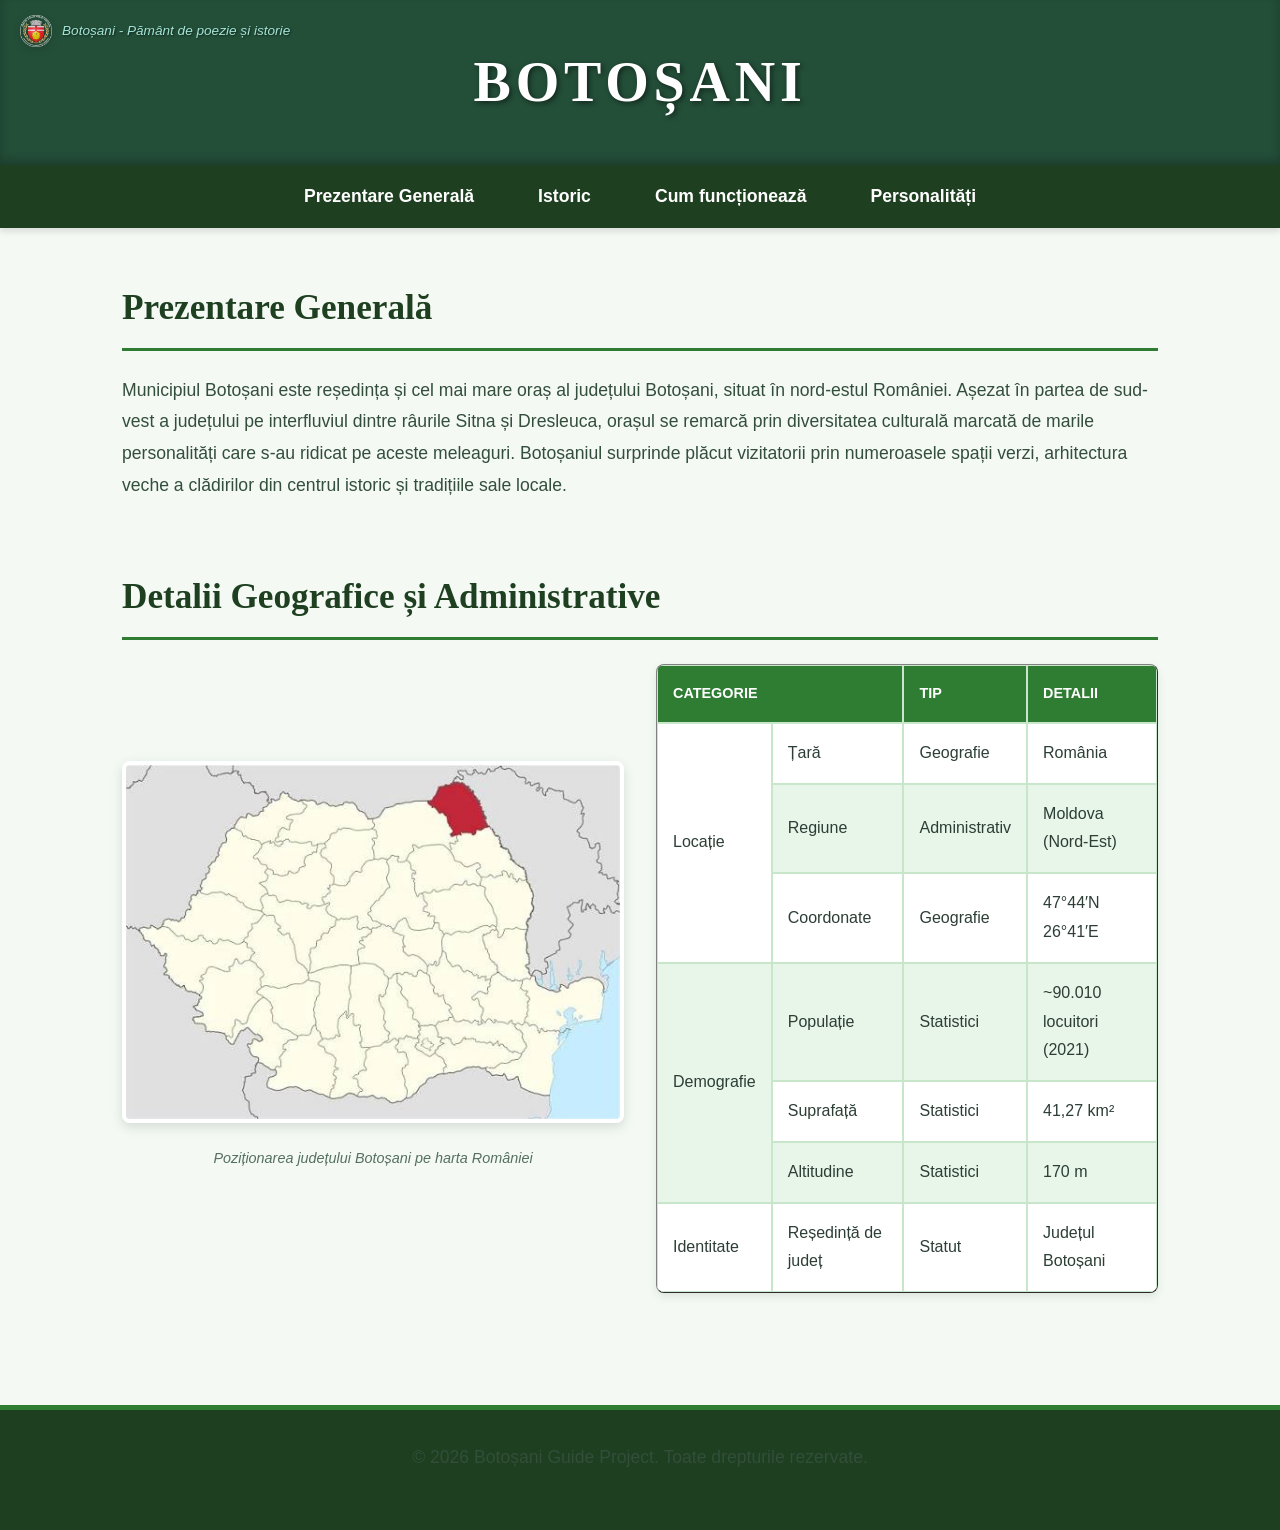
<file: index.html>
<!DOCTYPE html>
<html lang="ro">
<head>
    <meta charset="UTF-8">
    <meta name="viewport" content="width=device-width, initial-scale=1.0">
    <title>Botoșani - Prezentare Generală</title>
    <link rel="stylesheet" href="css/style.css">
</head>
<body>

    <div class="hero-banner" style="position: relative;">
        <div class="hero-top-left" style="position: absolute; top: 15px; left: 20px; display: flex; align-items: center; gap: 10px;">
            <img src="assets/images/logo-judetul-botosani.png" alt="Stema Botoșani" class="hero-logo" style="width: 32px; height: 32px; object-fit: contain;">
            <p class="hero-slogan" style="font-size: 0.85rem; color: #a3e4d7; font-style: italic; margin: 0;">Botoșani - Pământ de poezie și istorie</p>
        </div>
        <h1>Botoșani</h1>
    </div>

    <header>
        <input type="checkbox" id="menu-toggle" class="hamburger-checkbox">
        <label for="menu-toggle" class="hamburger-icon">&#9776;</label>

        <nav>
            <ul>
                <li><a href="index.html" class="active">Prezentare Generală</a></li>
                <li><a href="history.html">Istoric</a></li>
                <li><a href="how-it-works.html">Cum funcționează</a></li>
                <li><a href="notable-people.html">Personalități</a></li>
            </ul>
        </nav>
    </header>

    <main>
        <section id="prezentare">
            <h2>Prezentare Generală</h2>
            <p>Municipiul Botoșani este reședința și cel mai mare oraș al județului Botoșani, situat în nord-estul României. Așezat în partea de sud-vest a județului pe interfluviul dintre râurile Sitna și Dresleuca, orașul se remarcă prin diversitatea culturală marcată de marile personalități care s-au ridicat pe aceste meleaguri. Botoșaniul surprinde plăcut vizitatorii prin numeroasele spații verzi, arhitectura veche a clădirilor din centrul istoric și tradițiile sale locale.</p>
        </section>

        <section id="detalii">
            <h2>Detalii Geografice și Administrative</h2>
            
            <div class="map-and-table-container">
                <div class="map-box">
                    <img src="assets/images/harta-botosani.png" alt="Harta României cu județul Botoșani evidențiat">
                    <p class="caption">Poziționarea județului Botoșani pe harta României</p>
                </div>
                
                <table border="1">
                    <thead>
                        <tr>
                            <th colspan="2">Categorie</th>
                            <th>Tip</th>
                            <th>Detalii</th>
                        </tr>
                    </thead>
                    <tbody>
                        <tr>
                            <td rowspan="3">Locație</td>
                            <td>Țară</td>
                            <td>Geografie</td>
                            <td>România</td>
                        </tr>
                        <tr>
                            <td>Regiune</td>
                            <td>Administrativ</td>
                            <td>Moldova (Nord-Est)</td>
                        </tr>
                         <tr>
                            <td>Coordonate</td>
                            <td>Geografie</td>
                            <td>47°44′N 26°41′E</td>
                        </tr>
                        <tr>
                            <td rowspan="3">Demografie</td>
                            <td>Populație</td>
                            <td>Statistici</td>
                            <td>~90.010 locuitori (2021)</td>
                        </tr>
                        <tr>
                            <td>Suprafață</td>
                            <td>Statistici</td>
                            <td>41,27 km²</td>
                        </tr>
                        <tr>
                            <td>Altitudine</td>
                            <td>Statistici</td>
                            <td>170 m</td>
                        </tr>
                        <tr>
                            <td rowspan="1">Identitate</td>
                            <td>Reședință de județ</td>
                            <td>Statut</td>
                            <td>Județul Botoșani</td>
                        </tr>
                    </tbody>
                </table>
            </div>
        </section>
    </main>

    <footer>
        <p>&copy; 2026 Botoșani Guide Project. Toate drepturile rezervate.</p>
    </footer>

</body>
</html>
</file>
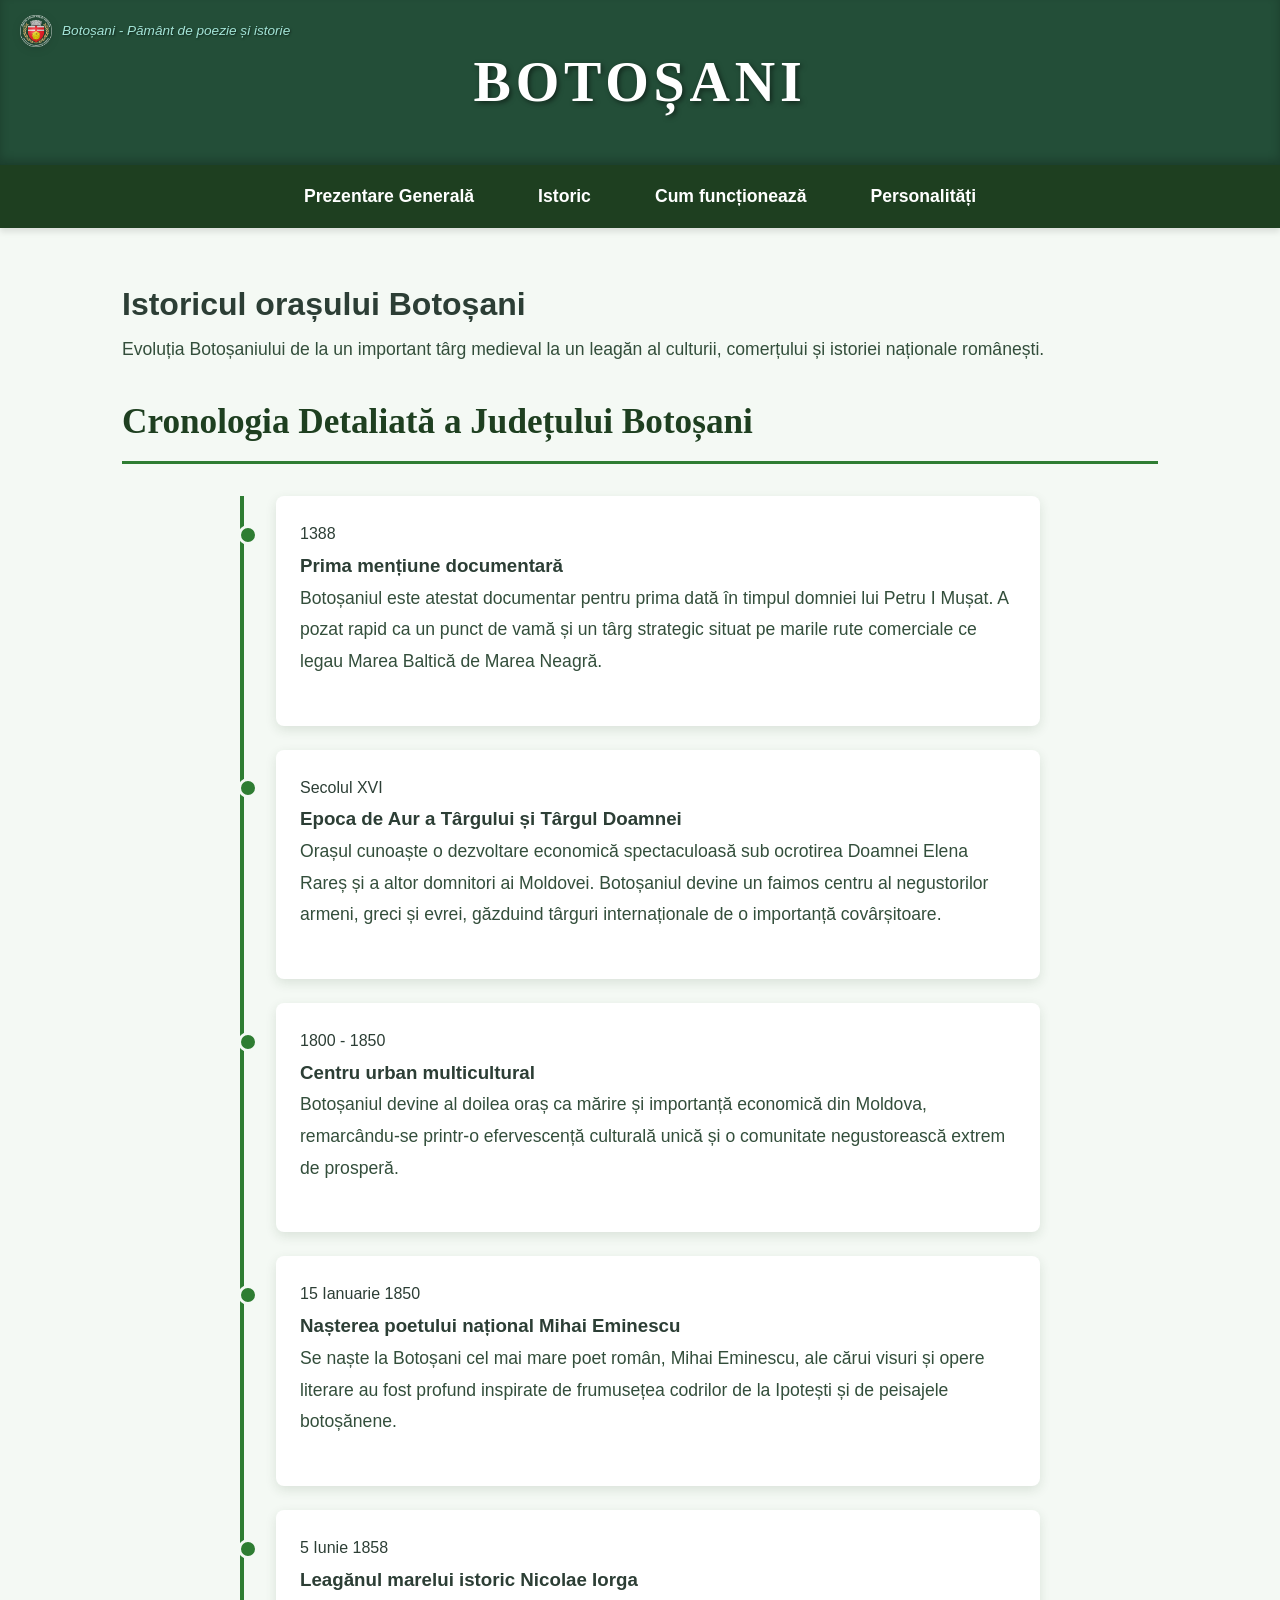
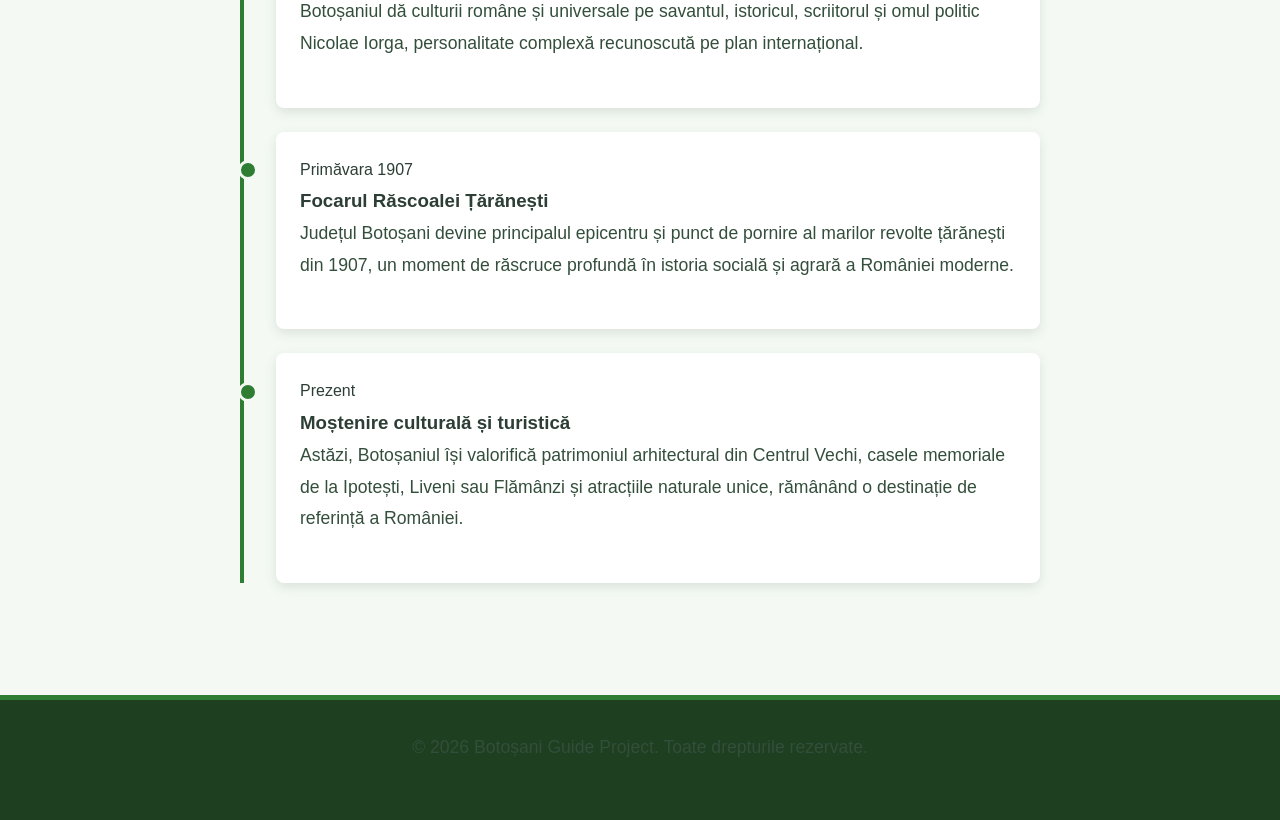
<file: history.html>
<!DOCTYPE html>
<html lang="ro">
<head>
    <meta charset="UTF-8">
    <meta name="viewport" content="width=device-width, initial-scale=1.0">
    <title>Istoric - Botoșani</title>
    <link rel="stylesheet" href="css/style.css">
</head>
<body>

    <div class="hero-banner" style="position: relative;">
        <div class="hero-top-left" style="position: absolute; top: 15px; left: 20px; display: flex; align-items: center; gap: 10px;">
            <img src="assets/images/logo-judetul-botosani.png" alt="Stema Botoșani" class="hero-logo" style="width: 32px; height: 32px; object-fit: contain;">
            <p class="hero-slogan" style="font-size: 0.85rem; color: #a3e4d7; font-style: italic; margin: 0;">Botoșani - Pământ de poezie și istorie</p>
        </div>
        <h1>Botoșani</h1>
    </div>

    <header>
        <input type="checkbox" id="menu-toggle" class="hamburger-checkbox">
        <label for="menu-toggle" class="hamburger-icon">&#9776;</label>

        <nav>
            <ul>
                <li><a href="index.html">Prezentare Generală</a></li>
                <li><a href="history.html" class="active">Istoric</a></li>
                <li><a href="how-it-works.html">Cum funcționează</a></li>
                <li><a href="notable-people.html">Personalități</a></li>
            </ul>
        </nav>
    </header>

    <main>
        <h1>Istoricul orașului Botoșani</h1>
        <p>Evoluția Botoșaniului de la un important târg medieval la un leagăn al culturii, comerțului și istoriei naționale românești.</p>

        <section>
            <h2>Cronologia Detaliată a Județului Botoșani</h2>
            
            <div class="timeline-container">
                <div class="timeline-card">
                    <span class="timeline-year">1388</span>
                    <div class="timeline-body">
                        <h3>Prima mențiune documentară</h3>
                        <p>Botoșaniul este atestat documentar pentru prima dată în timpul domniei lui Petru I Mușat. A pozat rapid ca un punct de vamă și un târg strategic situat pe marile rute comerciale ce legau Marea Baltică de Marea Neagră.</p>
                    </div>
                </div>

                <div class="timeline-card">
                    <span class="timeline-year">Secolul XVI</span>
                    <div class="timeline-body">
                        <h3>Epoca de Aur a Târgului și Târgul Doamnei</h3>
                        <p>Orașul cunoaște o dezvoltare economică spectaculoasă sub ocrotirea Doamnei Elena Rareș și a altor domnitori ai Moldovei. Botoșaniul devine un faimos centru al negustorilor armeni, greci și evrei, găzduind târguri internaționale de o importanță covârșitoare.</p>
                    </div>
                </div>

                <div class="timeline-card">
                    <span class="timeline-year">1800 - 1850</span>
                    <div class="timeline-body">
                        <h3>Centru urban multicultural</h3>
                        <p>Botoșaniul devine al doilea oraș ca mărire și importanță economică din Moldova, remarcându-se printr-o efervescență culturală unică și o comunitate negustorească extrem de prosperă.</p>
                    </div>
                </div>

                <div class="timeline-card">
                    <span class="timeline-year">15 Ianuarie 1850</span>
                    <div class="timeline-body">
                        <h3>Nașterea poetului național Mihai Eminescu</h3>
                        <p>Se naște la Botoșani cel mai mare poet român, Mihai Eminescu, ale cărui visuri și opere literare au fost profund inspirate de frumusețea codrilor de la Ipotești și de peisajele botoșănene.</p>
                    </div>
                </div>

                <div class="timeline-card">
                    <span class="timeline-year">5 Iunie 1858</span>
                    <div class="timeline-body">
                        <h3>Leagănul marelui istoric Nicolae Iorga</h3>
                        <p>Botoșaniul dă culturii române și universale pe savantul, istoricul, scriitorul și omul politic Nicolae Iorga, personalitate complexă recunoscută pe plan internațional.</p>
                    </div>
                </div>

                <div class="timeline-card">
                    <span class="timeline-year">Primăvara 1907</span>
                    <div class="timeline-body">
                        <h3>Focarul Răscoalei Țărănești</h3>
                        <p>Județul Botoșani devine principalul epicentru și punct de pornire al marilor revolte țărănești din 1907, un moment de răscruce profundă în istoria socială și agrară a României moderne.</p>
                    </div>
                </div>

                <div class="timeline-card">
                    <span class="timeline-year">Prezent</span>
                    <div class="timeline-body">
                        <h3>Moștenire culturală și turistică</h3>
                        <p>Astăzi, Botoșaniul își valorifică patrimoniul arhitectural din Centrul Vechi, casele memoriale de la Ipotești, Liveni sau Flămânzi și atracțiile naturale unice, rămânând o destinație de referință a României.</p>
                    </div>
                </div>
            </div>
        </section>
    </main>

    <footer>
        <p>&copy; 2026 Botoșani Guide Project. Toate drepturile rezervate.</p>
    </footer>

</body>
</html>
</file>
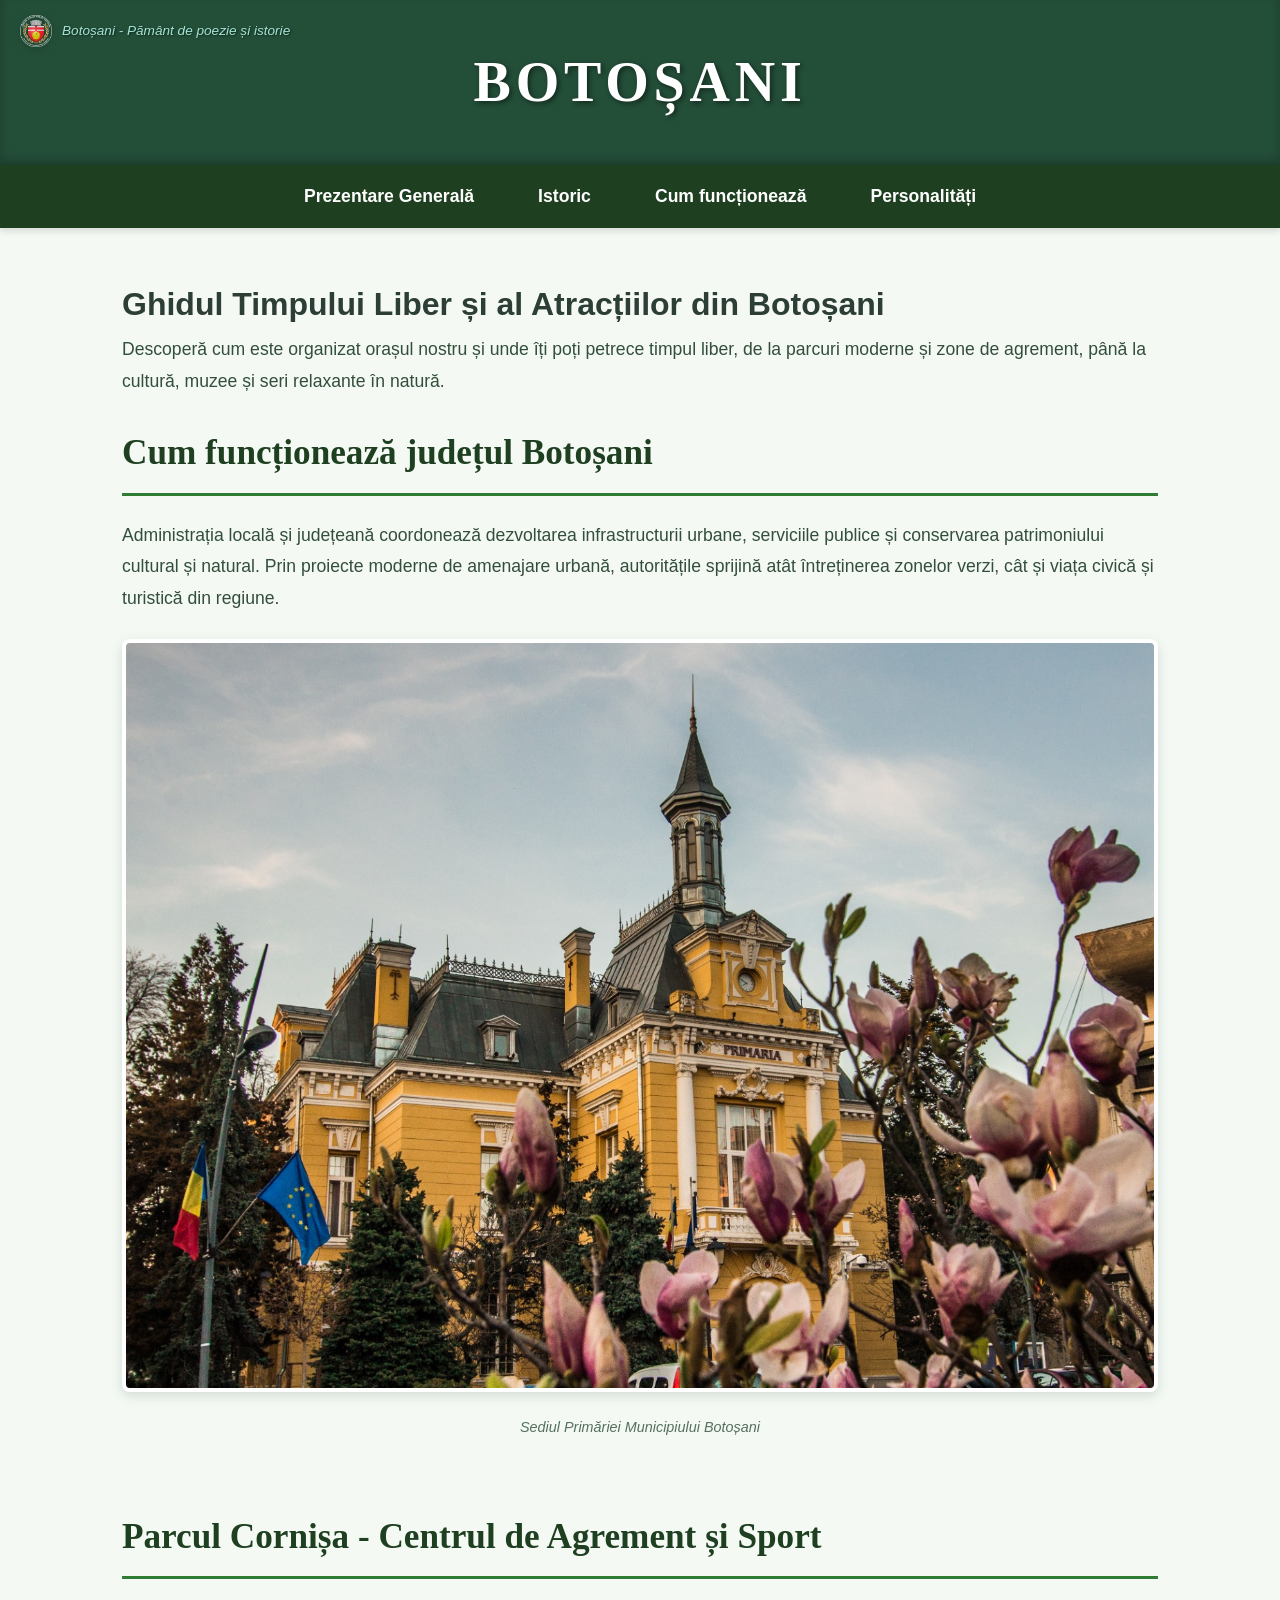
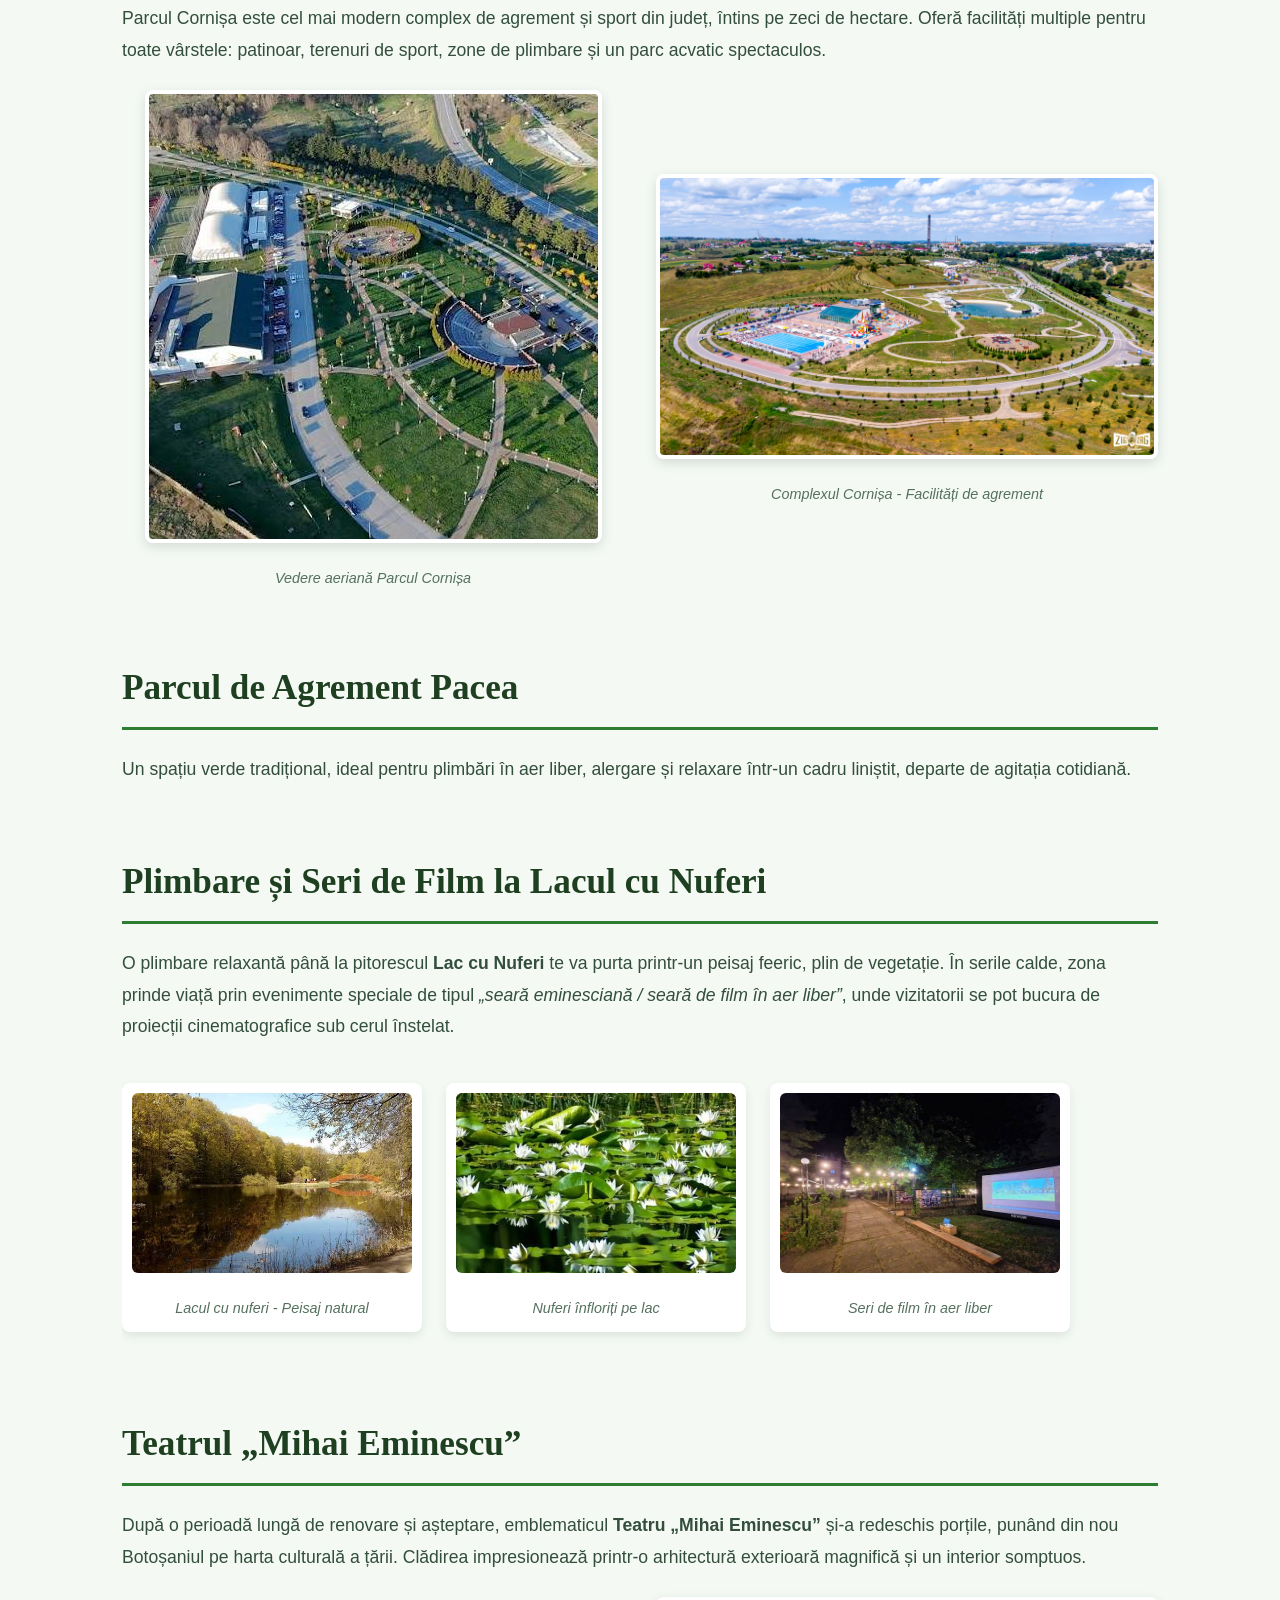
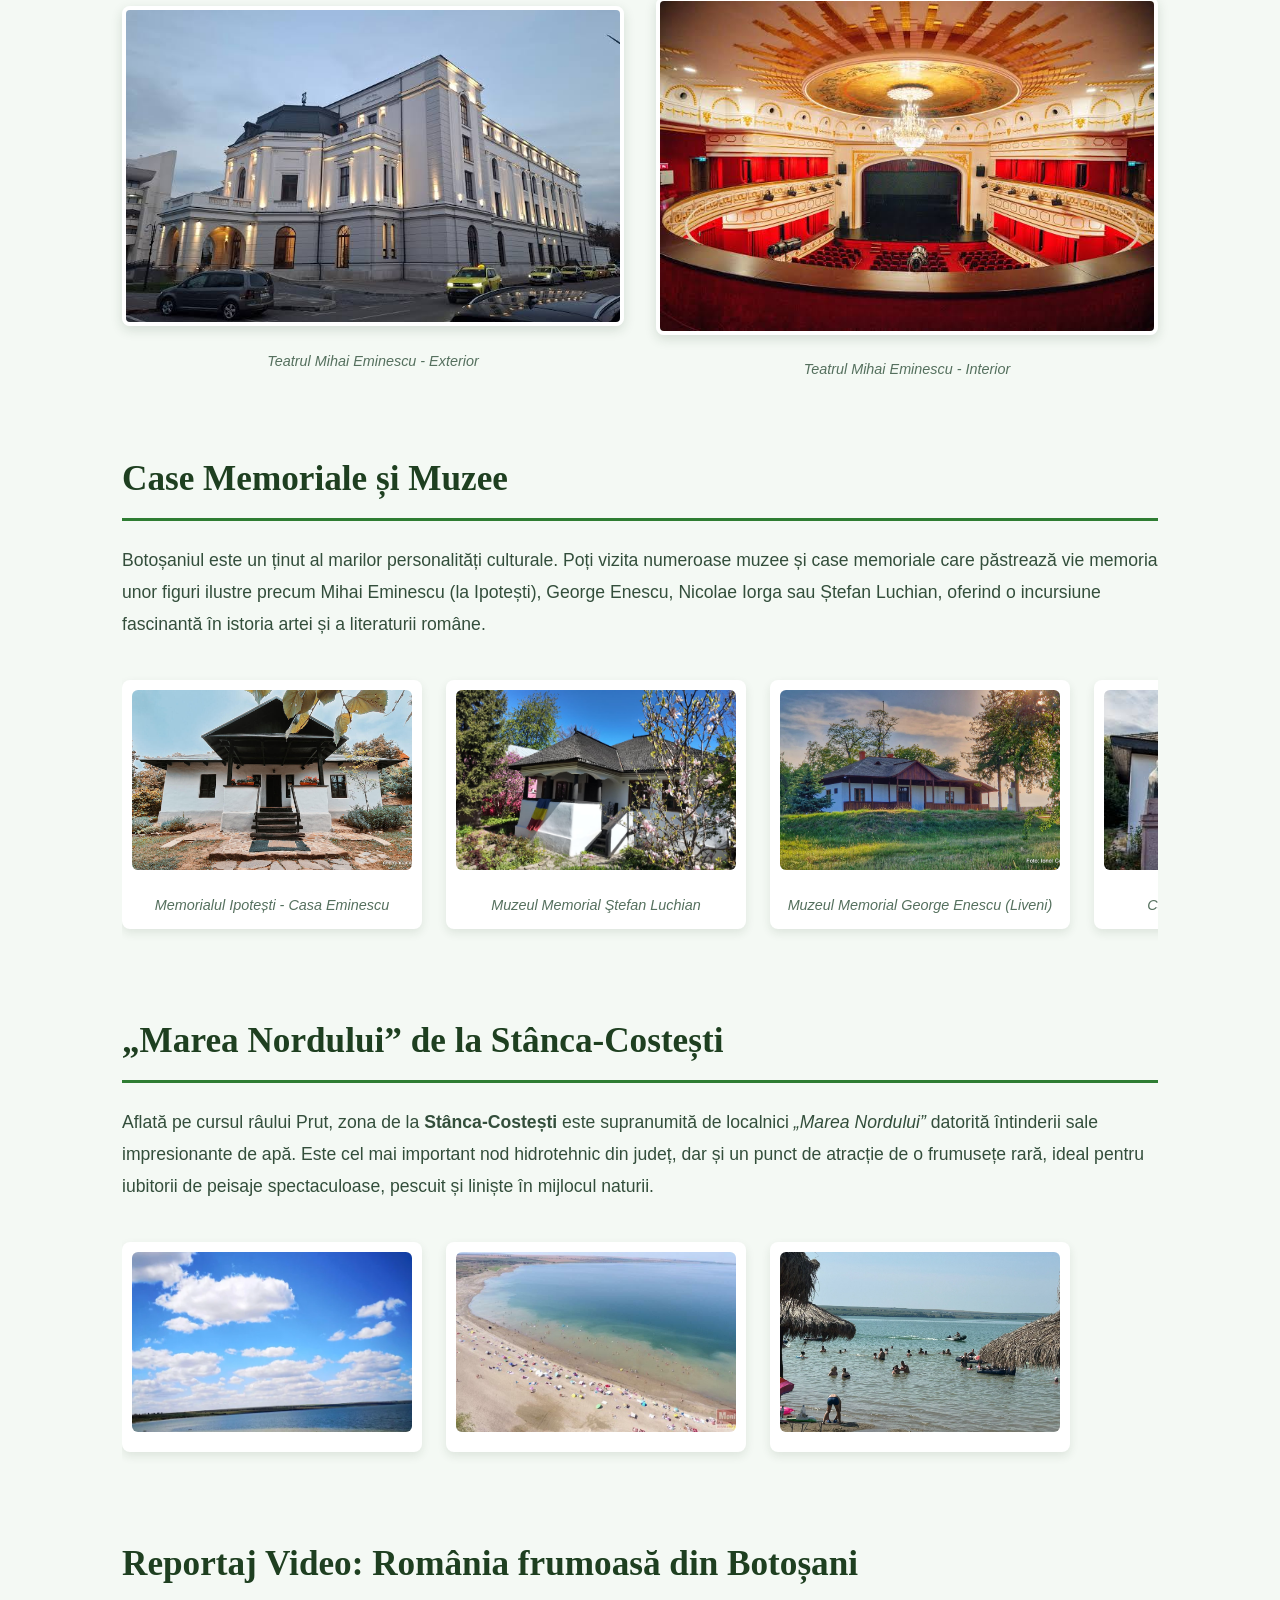
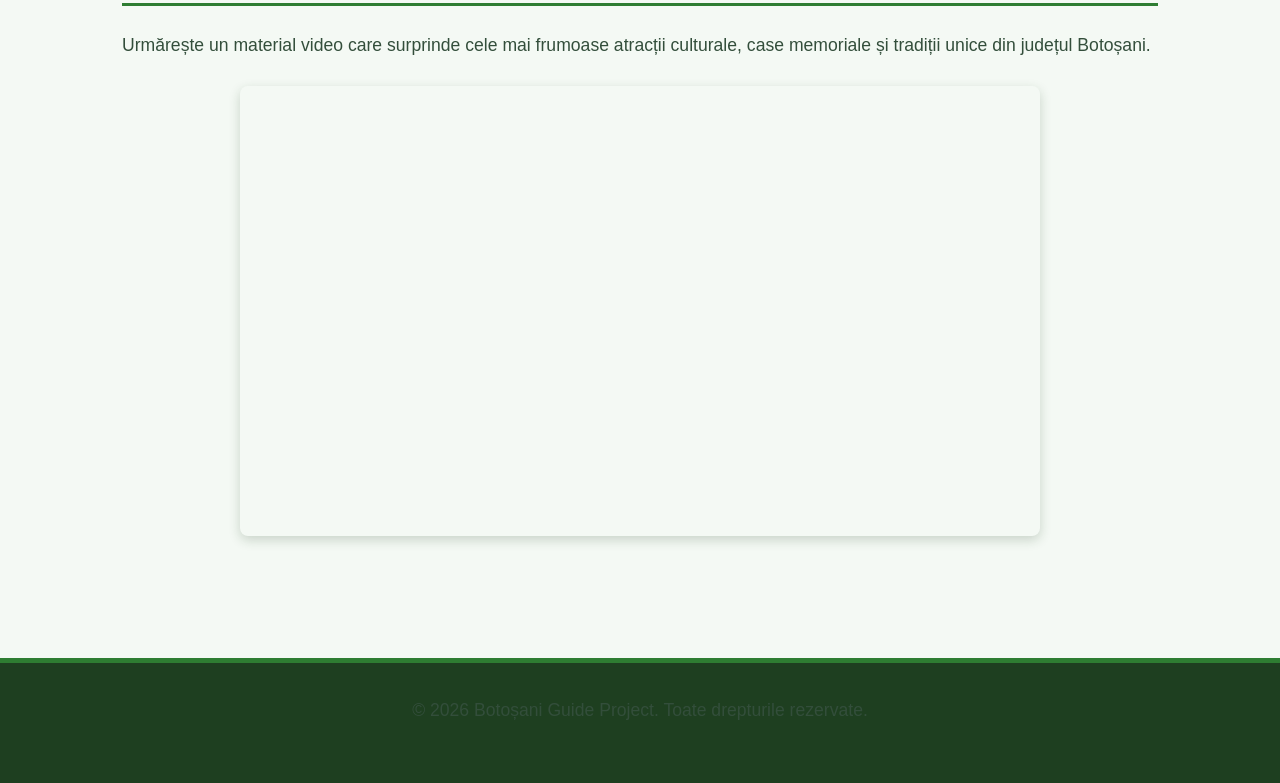
<file: how-it-works.html>
<!DOCTYPE html>
<html lang="ro">
<head>
    <meta charset="UTF-8">
    <meta name="viewport" content="width=device-width, initial-scale=1.0">
    <title>Cum funcționează și Timp Liber - Botoșani</title>
    <link rel="stylesheet" href="css/style.css">
</head>
<body>

    <div class="hero-banner" style="position: relative;">
        <div class="hero-top-left" style="position: absolute; top: 15px; left: 20px; display: flex; align-items: center; gap: 10px;">
            <img src="assets/images/logo-judetul-botosani.png" alt="Stema Botoșani" class="hero-logo" style="width: 32px; height: 32px; object-fit: contain;">
            <p class="hero-slogan" style="font-size: 0.85rem; color: #a3e4d7; font-style: italic; margin: 0;">Botoșani - Pământ de poezie și istorie</p>
        </div>
        <h1>Botoșani</h1>
    </div>

    <header>
        <input type="checkbox" id="menu-toggle" class="hamburger-checkbox">
        <label for="menu-toggle" class="hamburger-icon">&#9776;</label>

        <nav>
            <ul>
                <li><a href="index.html">Prezentare Generală</a></li>
                <li><a href="history.html">Istoric</a></li>
                <li><a href="how-it-works.html" class="active">Cum funcționează</a></li>
                <li><a href="notable-people.html">Personalități</a></li>
            </ul>
        </nav>
    </header>

    <main>
        <h1>Ghidul Timpului Liber și al Atracțiilor din Botoșani</h1>
        <p>Descoperă cum este organizat orașul nostru și unde îți poți petrece timpul liber, de la parcuri moderne și zone de agrement, până la cultură, muzee și seri relaxante în natură.</p>

        <section>
            <h2>Cum funcționează județul Botoșani</h2>
            <p>Administrația locală și județeană coordonează dezvoltarea infrastructurii urbane, serviciile publice și conservarea patrimoniului cultural și natural. Prin proiecte moderne de amenajare urbană, autoritățile sprijină atât întreținerea zonelor verzi, cât și viața civică și turistică din regiune.</p>
            <div class="map-box" style="margin-top: 1.5rem;">
                <img src="assets/images/primaria-botosani.jpg" alt="Sediul Primăriei Municipiului Botoșani">
                <div class="caption">Sediul Primăriei Municipiului Botoșani</div>
            </div>
        </section>

        <section>
            <h2>Parcul Cornișa - Centrul de Agrement și Sport</h2>
            <p>Parcul Cornișa este cel mai modern complex de agrement și sport din județ, întins pe zeci de hectare. Oferă facilități multiple pentru toate vârstele: patinoar, terenuri de sport, zone de plimbare și un parc acvatic spectaculos.</p>
            <div class="map-and-table-container">
                <div class="map-box">
                    <img src="assets/images/cornisa-satelit.jpeg" alt="Parcul Cornișa satelit">
                    <div class="caption">Vedere aeriană Parcul Cornișa</div>
                </div>
                <div class="map-box">
                    <img src="assets/images/Cornisa.Foto_.Logo_.ZZR-12-of-22.jpg" alt="Parcul Cornișa peisaj">
                    <div class="caption">Complexul Cornișa - Facilități de agrement</div>
                </div>
            </div>
        </section>

        <section>
            <h2>Parcul de Agrement Pacea</h2>
            <p>Un spațiu verde tradițional, ideal pentru plimbări în aer liber, alergare și relaxare într-un cadru liniștit, departe de agitația cotidiană.</p>
        </section>

        <section>
            <h2>Plimbare și Seri de Film la Lacul cu Nuferi</h2>
            <p>O plimbare relaxantă până la pitorescul <strong>Lac cu Nuferi</strong> te va purta printr-un peisaj feeric, plin de vegetație. În serile calde, zona prinde viață prin evenimente speciale de tipul <em>„seară eminesciană / seară de film în aer liber”</em>, unde vizitatorii se pot bucura de proiecții cinematografice sub cerul înstelat.</p>
            <div class="image-slider-container">
                <div class="slider-track">
                    <div class="slide-item">
                        <img src="assets/images/lac%20cu%20nuferi.jpeg" alt="Lacul cu nuferi">
                        <div class="caption">Lacul cu nuferi - Peisaj natural</div>
                    </div>
                    <div class="slide-item">
                        <img src="assets/images/lac%20cu%20nuferi%20inflorti.jpeg" alt="Lacul cu nuferi înfloriți">
                        <div class="caption">Nuferi înfloriți pe lac</div>
                    </div>
                    <div class="slide-item">
                        <img src="assets/images/seara%20eminesciana.jpeg" alt="Seara eminesciană">
                        <div class="caption">Seri de film în aer liber</div>
                    </div>
                </div>
            </div>
        </section>

        <section>
            <h2>Teatrul „Mihai Eminescu”</h2>
            <p>După o perioadă lungă de renovare și așteptare, emblematicul <strong>Teatru „Mihai Eminescu”</strong> și-a redeschis porțile, punând din nou Botoșaniul pe harta culturală a țării. Clădirea impresionează printr-o arhitectură exterioară magnifică și un interior somptuos.</p>
            <div class="map-and-table-container">
                <div class="map-box">
                    <img src="assets/images/teatru-exterior.jpeg" alt="Teatrul Mihai Eminescu exterior">
                    <div class="caption">Teatrul Mihai Eminescu - Exterior</div>
                </div>
                <div class="map-box">
                    <img src="assets/images/interior-teatru.jpeg" alt="Interior Teatrul Mihai Eminescu">
                    <div class="caption">Teatrul Mihai Eminescu - Interior</div>
                </div>
            </div>
        </section>

        <section>
            <h2>Case Memoriale și Muzee</h2>
            <p>Botoșaniul este un ținut al marilor personalități culturale. Poți vizita numeroase muzee și case memoriale care păstrează vie memoria unor figuri ilustre precum Mihai Eminescu (la Ipotești), George Enescu, Nicolae Iorga sau Ștefan Luchian, oferind o incursiune fascinantă în istoria artei și a literaturii române.</p>
            <div class="image-slider-container">
                <div class="slider-track">
                    <div class="slide-item">
                        <img src="assets/images/casa-mihai-e.jpg" alt="Memorialul Ipotești">
                        <div class="caption">Memorialul Ipotești - Casa Eminescu</div>
                    </div>
                    <div class="slide-item">
                        <img src="assets/images/casa-stefan-l.jpeg" alt="Memorialul Ştefan Luchian">
                        <div class="caption">Muzeul Memorial Ştefan Luchian</div>
                    </div>
                    <div class="slide-item">
                        <img src="assets/images/casa-george-e.jpg" alt="Muzeul George Enescu">
                        <div class="caption">Muzeul Memorial George Enescu (Liveni)</div>
                    </div>
                    <div class="slide-item">
                        <img src="assets/images/casa-n-iorga.jpeg" alt="Casa Nicolae Iorga">
                        <div class="caption">Casa Memorială Nicolae Iorga</div>
                    </div>
                </div>
            </div>
        </section>

        <section>
            <h2>„Marea Nordului” de la Stânca-Costești</h2>
            <p>Aflată pe cursul râului Prut, zona de la <strong>Stânca-Costești</strong> este supranumită de localnici <em>„Marea Nordului”</em> datorită întinderii sale impresionante de apă. Este cel mai important nod hidrotehnic din județ, dar și un punct de atracție de o frumusețe rară, ideal pentru iubitorii de peisaje spectaculoase, pescuit și liniște în mijlocul naturii.</p>
            <div class="image-slider-container">
                <div class="slider-track">
                    <div class="slide-item">
                        <img src="assets/images/marea-nordului.webp" alt="Stânca Costești 1">
                    </div>
                    <div class="slide-item">
                        <img src="assets/images/marea-nord.jpeg" alt="Stânca Costești 2">
                    </div>
                    <div class="slide-item">
                        <img src="assets/images/marea-nordului-stancesti-mare-moldovei-3.jpeg" alt="Stânca Costești 3">
                    </div>
                </div>
            </div>
        </section>

       <section>
            <h2>Reportaj Video: România frumoasă din Botoșani</h2>
            <p>Urmărește un material video care surprinde cele mai frumoase atracții culturale, case memoriale și tradiții unice din județul Botoșani.</p>
            <div class="video-container" style="text-align: center; margin-top: 1.5rem;">
                <iframe width="100%" height="450" src="https://www.youtube.com/embed/CpUnufcLHiI" 
                    title="România frumoasă din Botoșani" 
                    frameborder="0" 
                    allow="accelerometer; autoplay; clipboard-write; encrypted-media; gyroscope; picture-in-picture" 
                    allowfullscreen 
                    style="max-width: 800px; border-radius: 8px; box-shadow: 0 4px 12px rgba(30, 63, 32, 0.2);">
                </iframe>
            </div>
        </section>
    </main>

    <footer>
        <p>&copy; 2026 Botoșani Guide Project. Toate drepturile rezervate.</p>
    </footer>

</body>
</html>
</file>
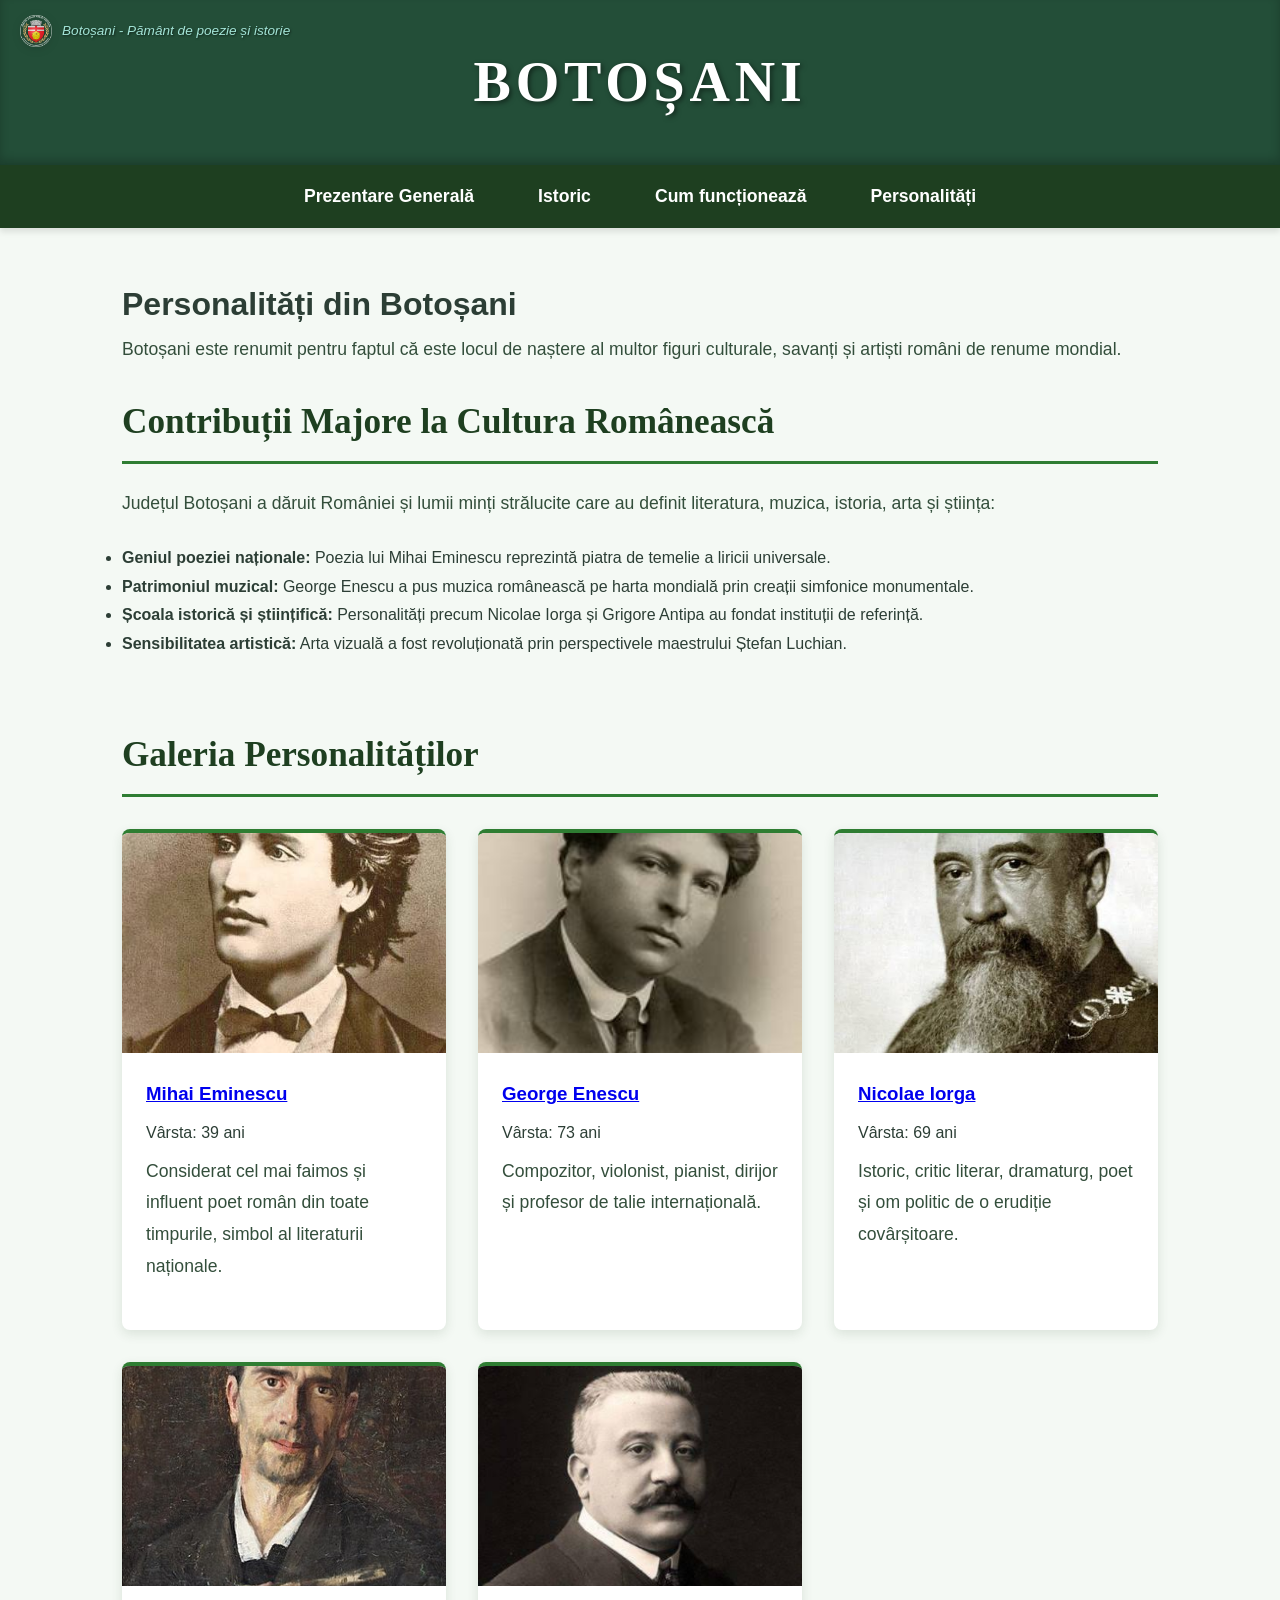
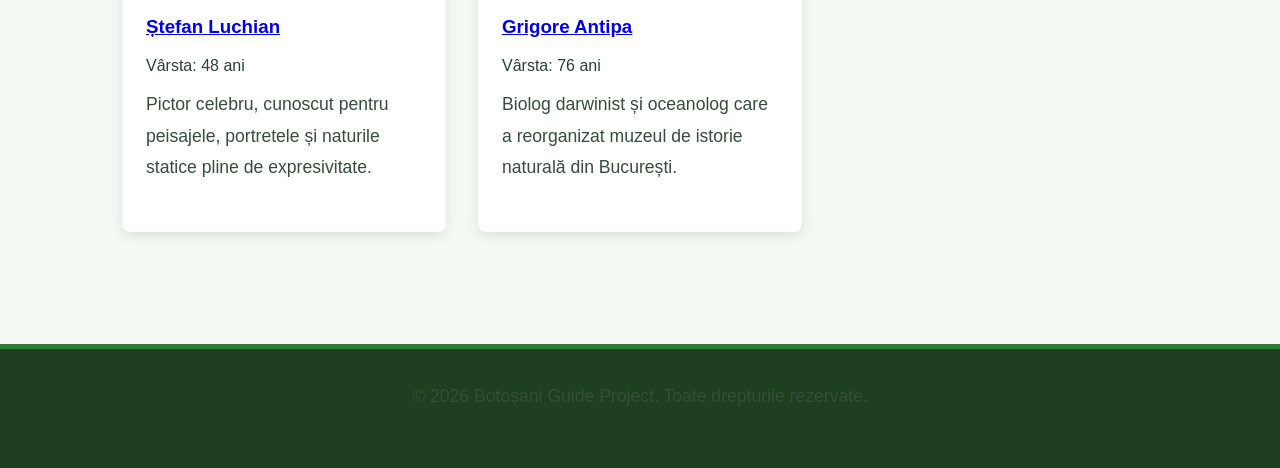
<file: notable-people.html>
<!DOCTYPE html>
<html lang="ro">
<head>
    <meta charset="UTF-8">
    <meta name="viewport" content="width=device-width, initial-scale=1.0">
    <title>Personalități - Botoșani</title>
    <link rel="stylesheet" href="css/style.css">
</head>
<body>
   
    <div class="hero-banner" style="position: relative;">
        <div class="hero-top-left" style="position: absolute; top: 15px; left: 20px; display: flex; align-items: center; gap: 10px;">
            <img src="assets/images/logo-judetul-botosani.png" alt="Stema Botoșani" class="hero-logo" style="width: 32px; height: 32px; object-fit: contain;">
            <p class="hero-slogan" style="font-size: 0.85rem; color: #a3e4d7; font-style: italic; margin: 0;">Botoșani - Pământ de poezie și istorie</p>
        </div>
        <h1>Botoșani</h1>
    </div>

    <header>
        <input type="checkbox" id="menu-toggle" class="hamburger-checkbox">
        <label for="menu-toggle" class="hamburger-icon">&#9776;</label>

        <nav>
            <ul>
                <li><a href="index.html">Prezentare Generală</a></li>
                <li><a href="history.html">Istoric</a></li>
                <li><a href="how-it-works.html">Cum funcționează</a></li>
                <li><a href="notable-people.html" class="active">Personalități</a></li>
            </ul>
        </nav>
    </header>

    <main>
        <h1>Personalități din Botoșani</h1>
        <p>Botoșani este renumit pentru faptul că este locul de naștere al multor figuri culturale, savanți și artiști români de renume mondial.</p>

        <section>
            <h2>Contribuții Majore la Cultura Românească</h2>
            <p>Județul Botoșani a dăruit României și lumii minți strălucite care au definit literatura, muzica, istoria, arta și știința:</p>
            <ul>
                <li><strong>Geniul poeziei naționale:</strong> Poezia lui Mihai Eminescu reprezintă piatra de temelie a liricii universale.</li>
                <li><strong>Patrimoniul muzical:</strong> George Enescu a pus muzica românească pe harta mondială prin creații simfonice monumentale.</li>
                <li><strong>Școala istorică și științifică:</strong> Personalități precum Nicolae Iorga și Grigore Antipa au fondat instituții de referință.</li>
                <li><strong>Sensibilitatea artistică:</strong> Arta vizuală a fost revoluționată prin perspectivele maestrului Ștefan Luchian.</li>
            </ul>
        </section>

        <section>
            <h2>Galeria Personalităților</h2>
            
            <div class="people-grid">
                <div class="person-card">
                    <img src="assets/images/mihai-eminescu.jpeg" alt="Portret Mihai Eminescu" class="person-img">
                    <div class="person-info">
                        <h3><a href="https://ro.wikipedia.org/wiki/Mihai_Eminescu" target="_blank">Mihai Eminescu</a></h3>
                        <span class="person-age">Vârsta: 39 ani</span>
                        <p>Considerat cel mai faimos și influent poet român din toate timpurile, simbol al literaturii naționale.</p>
                    </div>
                </div>

                <div class="person-card">
                    <img src="assets/images/george-enescu.jpeg" alt="Portret George Enescu" class="person-img">
                    <div class="person-info">
                        <h3><a href="https://ro.wikipedia.org/wiki/George_Enescu" target="_blank">George Enescu</a></h3>
                        <span class="person-age">Vârsta: 73 ani</span>
                        <p>Compozitor, violonist, pianist, dirijor și profesor de talie internațională.</p>
                    </div>
                </div>

                <div class="person-card">
                    <img src="assets/images/nicolae-iorga.jpeg" alt="Portret Nicolae Iorga" class="person-img">
                    <div class="person-info">
                        <h3><a href="https://ro.wikipedia.org/wiki/Nicolae_Iorga" target="_blank">Nicolae Iorga</a></h3>
                        <span class="person-age">Vârsta: 69 ani</span>
                        <p>Istoric, critic literar, dramaturg, poet și om politic de o erudiție covârșitoare.</p>
                    </div>
                </div>

                <div class="person-card">
                    <img src="assets/images/stefan-luchian.jpg" alt="Portret Ștefan Luchian" class="person-img">
                    <div class="person-info">
                        <h3><a href="https://ro.wikipedia.org/wiki/Ștefan_Luchian" target="_blank">Ștefan Luchian</a></h3>
                        <span class="person-age">Vârsta: 48 ani</span>
                        <p>Pictor celebru, cunoscut pentru peisajele, portretele și naturile statice pline de expresivitate.</p>
                    </div>
                </div>

                <div class="person-card">
                    <img src="assets/images/grigore-antipa.jpeg" alt="Portret Grigore Antipa" class="person-img">
                    <div class="person-info">
                        <h3><a href="https://ro.wikipedia.org/wiki/Grigore_Antipa" target="_blank">Grigore Antipa</a></h3>
                        <span class="person-age">Vârsta: 76 ani</span>
                        <p>Biolog darwinist și oceanolog care a reorganizat muzeul de istorie naturală din București.</p>
                    </div>
                </div>
            </div>
        </section>
    </main>

    <footer>
        <p>&copy; 2026 Botoșani Guide Project. Toate drepturile rezervate.</p>
    </footer>

</body>
</html>
</file>
<file: css/style.css>
/* --- STILURI GENERALE --- */
* {
    box-sizing: border-box;
    margin: 0;
    padding: 0;
}

body {
    font-family: 'Segoe UI', Tahoma, Geneva, Verdana, sans-serif;
    line-height: 1.8;
    background-color: #f4f9f4;
    color: #2c3e35;
    display: flex;
    flex-direction: column;
    min-height: 100vh;
}

/* --- BANNER-UL MARE DE SUS (DESKTOP) --- */
.hero-banner {
    background-color: #234e38;
    padding: 2rem 2rem;
    position: relative;
    text-align: center;
    box-shadow: inset 0 -5px 10px rgba(0, 0, 0, 0.2);
    display: flex;
    flex-direction: column;
    align-items: center;
    justify-content: center;
}

.hero-top-left {
    position: absolute;
    top: 1.5rem;
    left: 2rem;
    display: flex;
    align-items: center;
    gap: 1rem;
}

.hero-logo {
    height: 60px;
    width: auto;
    filter: drop-shadow(0px 2px 4px rgba(0, 0, 0, 0.3));
    transition: transform 0.3s ease, box-shadow 0.3s ease;
}

.hero-slogan {
    font-family: 'Segoe UI', Tahoma, sans-serif;
    font-size: 1rem;
    color: #a3e4d7;
    font-style: italic;
    margin: 0;
    text-align: left;
    text-shadow: 1px 1px 2px rgba(0, 0, 0, 0.5);
}

.hero-banner h1 {
    font-family: 'Georgia', serif;
    font-size: 3.5rem;
    letter-spacing: 0.3rem;
    margin: 0;
    text-transform: uppercase;
    color: #ffffff;
    text-shadow: 2px 2px 5px rgba(0, 0, 0, 0.5);
}

/* --- ANTET ȘI MENIU DE NAVIGARE --- */
header {
    background-color: #1e3f20;
    color: #fff;
    padding: 1rem 2rem;
    box-shadow: 0 4px 6px rgba(0,0,0,0.1);
    position: sticky;
    top: 0;
    z-index: 1000;
}

nav ul {
    list-style: none;
    padding: 0;
    margin: 0;
    display: flex;
    flex-wrap: wrap;
    gap: 2rem;
    justify-content: center;
}

nav ul li a {
    color: #fff;
    text-decoration: none;
    font-weight: bold;
    font-size: 1.1rem;
    transition: color 0.3s ease;
    padding: 0.5rem 1rem;
    border-radius: 4px;
}

nav ul li a:hover {
    color: #a3e4d7;
    background-color: rgba(255, 255, 255, 0.1);
}

/* Elemente hamburger ascunse pe desktop */
.hamburger-checkbox {
    display: none;
}

.hamburger-icon {
    display: none;
    font-size: 1.8rem;
    cursor: pointer;
    color: #a3e4d7;
}

/* --- CONȚINUT PRINCIPAL --- */
main {
    flex: 1;
    max-width: 1100px;
    margin: 3rem auto;
    padding: 0 2rem;
    width: 100%;
}

section {
    margin-bottom: 4rem;
}

h2 {
    color: #1e3f20;
    font-family: 'Georgia', serif;
    font-size: 2.2rem;
    border-bottom: 3px solid #2e7d32;
    padding-bottom: 0.5rem;
    margin-bottom: 1.5rem;
}

p {
    font-size: 1.1rem;
    color: #334e3b;
    margin-bottom: 1.5rem;
}

/* --- ARANJAMENT HARTĂ ȘI TABEL --- */
.map-and-table-container {
    display: grid;
    grid-template-columns: 1fr 1fr;
    gap: 2rem;
    align-items: center;
}

.map-box {
    text-align: center;
}

.map-box img {
    max-width: 100%;
    height: auto;
    border: 4px solid #ffffff;
    border-radius: 8px;
    box-shadow: 0 4px 12px rgba(30, 63, 32, 0.15);
    transition: transform 0.3s ease, box-shadow 0.3s ease;
}

.map-box img:hover {
    transform: scale(1.03);
    box-shadow: 0 8px 20px rgba(30, 63, 32, 0.25);
}

.caption {
    font-size: 0.9rem;
    color: #55705e;
    font-style: italic;
    margin-top: 0.8rem;
}

/* --- TABELE --- */
table {
    width: 100%;
    border-collapse: separate;
    border-spacing: 0;
    box-shadow: 0 4px 8px rgba(30, 63, 32, 0.1);
    border-radius: 8px;
    overflow: hidden;
    background: white;
}

th, td {
    border: 1px solid #c8e6c9;
    padding: 15px;
    text-align: left;
}

th {
    background-color: #2e7d32;
    color: white;
    font-weight: bold;
    text-transform: uppercase;
    font-size: 0.9rem;
}

tr:nth-child(even) {
    background-color: #e8f5e9;
}

tr:hover td {
    background-color: #c8e6c9;
}

/* --- SUBSOL --- */
footer {
    text-align: center;
    padding: 2rem;
    background-color: #1e3f20;
    color: #fff;
    margin-top: auto;
    border-top: 5px solid #2e7d32;
}


/* ==========================================
   DESIGN RESPONSIVE UNIC PENTRU TELEFOANE
   ========================================== */
@media (max-width: 768px) {
    .hero-banner {
        padding: 4rem 1rem 2rem 1rem;
        position: relative;
    }

    .hero-top-left {
        position: static;
        flex-direction: column;
        align-items: center;
        text-align: center;
        margin-bottom: 1rem;
        gap: 0.5rem;
    }
    
    .hero-slogan {
        text-align: center;
    }

    .hero-banner h1 {
        font-size: 2.2rem;
    }

    /* Activăm și poziționăm iconița hamburger în dreapta-sus pe banner */
    .hamburger-icon {
        display: block;
        position: absolute;
        right: 1.5rem;
        top: 1.5rem;
        font-size: 1.8rem;
        cursor: pointer;
        color: #ffffff;
        z-index: 1001;
    }

    /* Meniul mobil ascuns care se deschide la tap */
    header nav {
        width: 100%;
        max-height: 0;
        overflow: hidden;
        transition: max-height 0.3s ease-in-out;
        background-color: #1e3f20;
    }

    header nav ul {
        flex-direction: column;
        gap: 0.5rem;
        padding: 1rem;
    }

    .hamburger-checkbox:checked ~ nav {
        max-height: 300px;
    }

    /* Harta și tabelul una sub alta pe telefon */
    .map-and-table-container {
        grid-template-columns: 1fr;
        gap: 1.5rem;
    }

    table {
        display: block;
        overflow-x: auto;
        white-space: nowrap;
    }
}

/* --- CARUSEL ȘI TIMELINE (Păstrate curate) --- */
.image-slider-container {
    width: 100%;
    overflow-x: auto;
    white-space: nowrap;
    padding: 1rem 0;
}

.slider-track {
    display: inline-flex;
    gap: 1.5rem;
}

.slide-item {
    width: 300px;
    background: #ffffff;
    border-radius: 8px;
    padding: 10px;
    box-shadow: 0 4px 10px rgba(30, 63, 32, 0.1);
    text-align: center;
    flex-shrink: 0;
}

.slide-item img {
    width: 100%;
    height: 180px;
    object-fit: cover;
    border-radius: 6px;
}

.timeline-container {
    max-width: 800px;
    margin: 2rem auto;
    display: flex;
    flex-direction: column;
    gap: 1.5rem;
    position: relative;
    padding-left: 2rem;
    border-left: 4px solid #2e7d32;
}

.timeline-card {
    background: #ffffff;
    padding: 1.5rem;
    border-radius: 8px;
    box-shadow: 0 4px 12px rgba(30, 63, 32, 0.12);
    position: relative;
}

.timeline-card::before {
    content: '';
    position: absolute;
    left: -2.35rem;
    top: 1.8rem;
    width: 14px;
    height: 14px;
    background-color: #2e7d32;
    border: 3px solid #f4f9f4;
    border-radius: 50%;
}

.people-grid {
    display: grid;
    grid-template-columns: repeat(auto-fit, minmax(300px, 1fr));
    gap: 2rem;
    margin-top: 2rem;
}

.person-card {
    background: #ffffff;
    border-radius: 8px;
    overflow: hidden;
    box-shadow: 0 4px 12px rgba(30, 63, 32, 0.12);
    display: flex;
    flex-direction: column;
    border-top: 4px solid #2e7d32;
}

.person-img {
    width: 100%;
    height: 220px;
    object-fit: cover;
}

.person-info {
    padding: 1.5rem;
    display: flex;
    flex-direction: column;
    gap: 0.5rem;
    flex: 1;
}

/* Accesibilitate mișcare redusă */
@media (prefers-reduced-motion: reduce) {
    .map-box img, .hero-logo {
        transition: none;
    }
}
</file>
